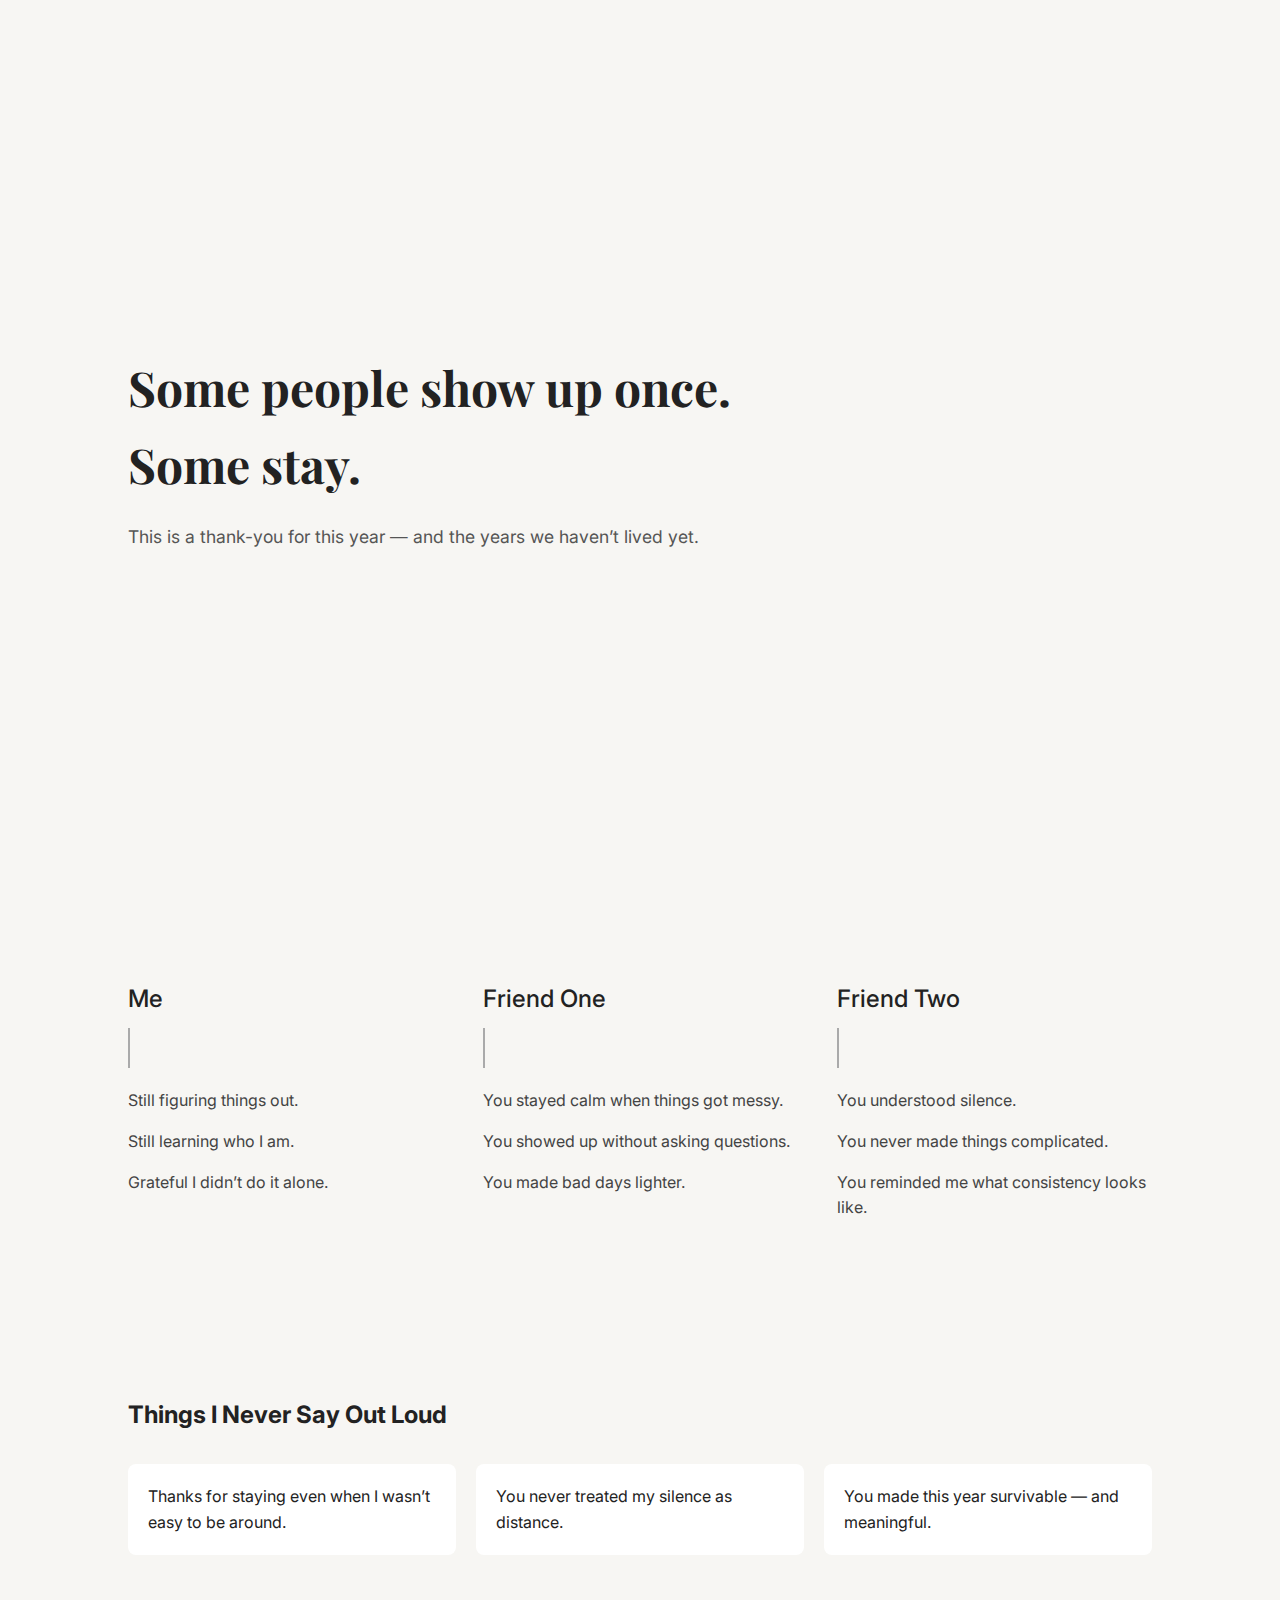
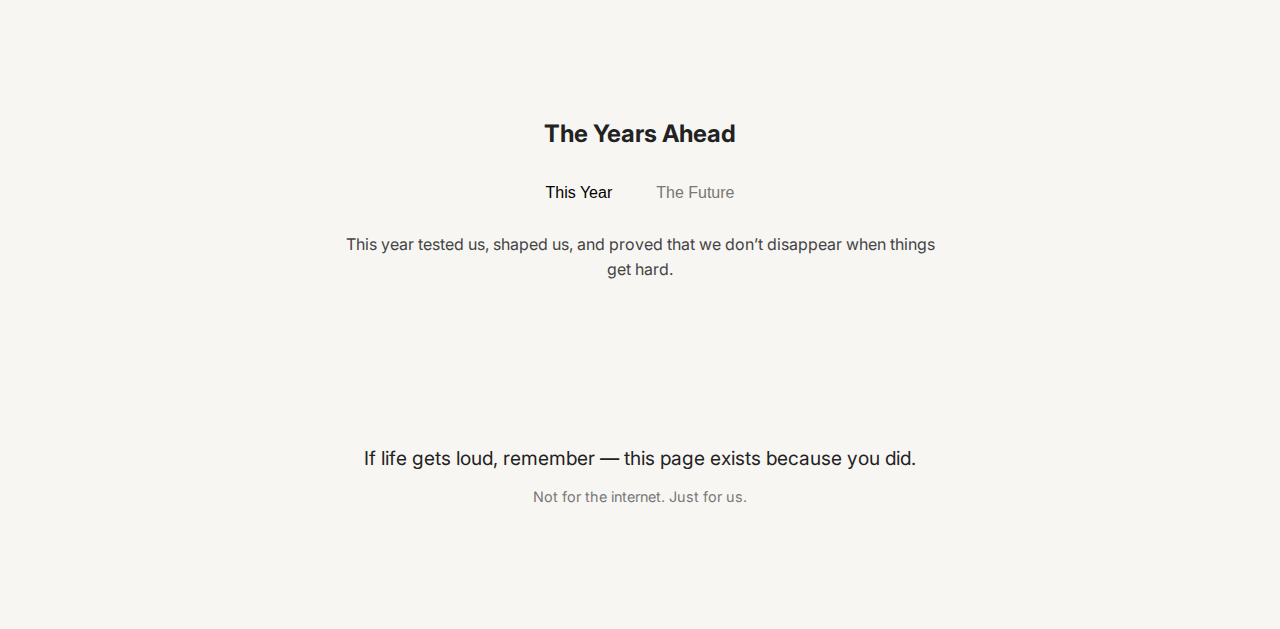
<file: index.html>
<!DOCTYPE html>
<html lang="en">
<head>
  <meta charset="UTF-8" />
  <meta name="viewport" content="width=device-width, initial-scale=1.0" />
  <title>For the Ones Who Stayed</title>

  <!-- Google Fonts -->
  <link href="https://fonts.googleapis.com/css2?family=Inter:wght@300;400;500;600&family=Playfair+Display:wght@500;600&display=swap" rel="stylesheet">

  <link rel="stylesheet" href="style.css" />
</head>
<body>

  <!-- HERO -->
  <section class="hero">
    <h1>Some people show up once.<br />Some stay.</h1>
    <p>This is a thank-you for this year — and the years we haven’t lived yet.</p>
  </section>

  <!-- TIMELINES -->
  <section class="timelines">
    <div class="timeline">
      <h2>Me</h2>
      <div class="line"></div>
      <p>Still figuring things out.</p>
      <p>Still learning who I am.</p>
      <p>Grateful I didn’t do it alone.</p>
    </div>

    <div class="timeline">
      <h2>Friend One</h2>
      <div class="line"></div>
      <p>You stayed calm when things got messy.</p>
      <p>You showed up without asking questions.</p>
      <p>You made bad days lighter.</p>
    </div>

    <div class="timeline">
      <h2>Friend Two</h2>
      <div class="line"></div>
      <p>You understood silence.</p>
      <p>You never made things complicated.</p>
      <p>You reminded me what consistency looks like.</p>
    </div>
  </section>

  <!-- UNSAID THINGS -->
  <section class="unsaid">
    <h2>Things I Never Say Out Loud</h2>

    <div class="cards">
      <div class="card">Thanks for staying even when I wasn’t easy to be around.</div>
      <div class="card">You never treated my silence as distance.</div>
      <div class="card">You made this year survivable — and meaningful.</div>
    </div>
  </section>

  <!-- FUTURE TOGGLE -->
  <section class="future">
    <h2>The Years Ahead</h2>

    <div class="toggle">
      <button id="pastBtn" class="active">This Year</button>
      <button id="futureBtn">The Future</button>
    </div>

    <p id="futureText">
      This year tested us, shaped us, and proved that we don’t disappear when things get hard.
    </p>
  </section>

  <!-- CLOSING -->
  <section class="closing">
    <p>If life gets loud, remember — this page exists because you did.</p>
    <span>Not for the internet. Just for us.</span>
  </section>

  <script src="script.js"></script>
</body>
</html>
</file>
<file: style.css>
* {
    margin: 0;
    padding: 0;
    box-sizing: border-box;
  }
  
  body {
    font-family: 'Inter', sans-serif;
    background: #f7f6f3;
    color: #222;
    line-height: 1.6;
  }
  
  section {
    padding: 80px 10%;
  }
  
  /* HERO */
  .hero {
    min-height: 100vh;
    display: flex;
    flex-direction: column;
    justify-content: center;
  }
  
  .hero h1 {
    font-family: 'Playfair Display', serif;
    font-size: 3rem;
    margin-bottom: 20px;
  }
  
  .hero p {
    font-size: 1.1rem;
    color: #555;
  }
  
  /* TIMELINES */
  .timelines {
    display: flex;
    gap: 40px;
    justify-content: space-between;
  }
  
  .timeline {
    flex: 1;
  }
  
  .timeline h2 {
    font-weight: 500;
    margin-bottom: 10px;
  }
  
  .timeline .line {
    width: 2px;
    height: 40px;
    background: #aaa;
    margin: 10px 0 20px;
  }
  
  .timeline p {
    margin-bottom: 15px;
    color: #444;
  }
  
  /* UNSAID */
  .unsaid h2 {
    margin-bottom: 30px;
  }
  
  .cards {
    display: grid;
    grid-template-columns: repeat(auto-fit, minmax(220px, 1fr));
    gap: 20px;
  }
  
  .card {
    padding: 20px;
    background: #fff;
    border-radius: 8px;
    transition: transform 0.3s ease;
  }
  
  .card:hover {
    transform: translateY(-5px);
  }
  
  /* FUTURE */
  .future {
    text-align: center;
  }
  
  .toggle {
    margin: 20px 0;
  }
  
  .toggle button {
    border: none;
    background: none;
    padding: 10px 20px;
    cursor: pointer;
    font-size: 1rem;
    color: #777;
  }
  
  .toggle button.active {
    color: #000;
    font-weight: 500;
  }
  
  #futureText {
    max-width: 600px;
    margin: 0 auto;
    color: #444;
  }
  
  /* CLOSING */
  .closing {
    text-align: center;
    padding-bottom: 120px;
  }
  
  .closing p {
    font-size: 1.2rem;
    margin-bottom: 10px;
  }
  
  .closing span {
    font-size: 0.9rem;
    color: #777;
  }
  
  /* RESPONSIVE */
  @media (max-width: 900px) {
    .timelines {
      flex-direction: column;
    }
  
    .hero h1 {
      font-size: 2.4rem;
    }
  }
</file>
